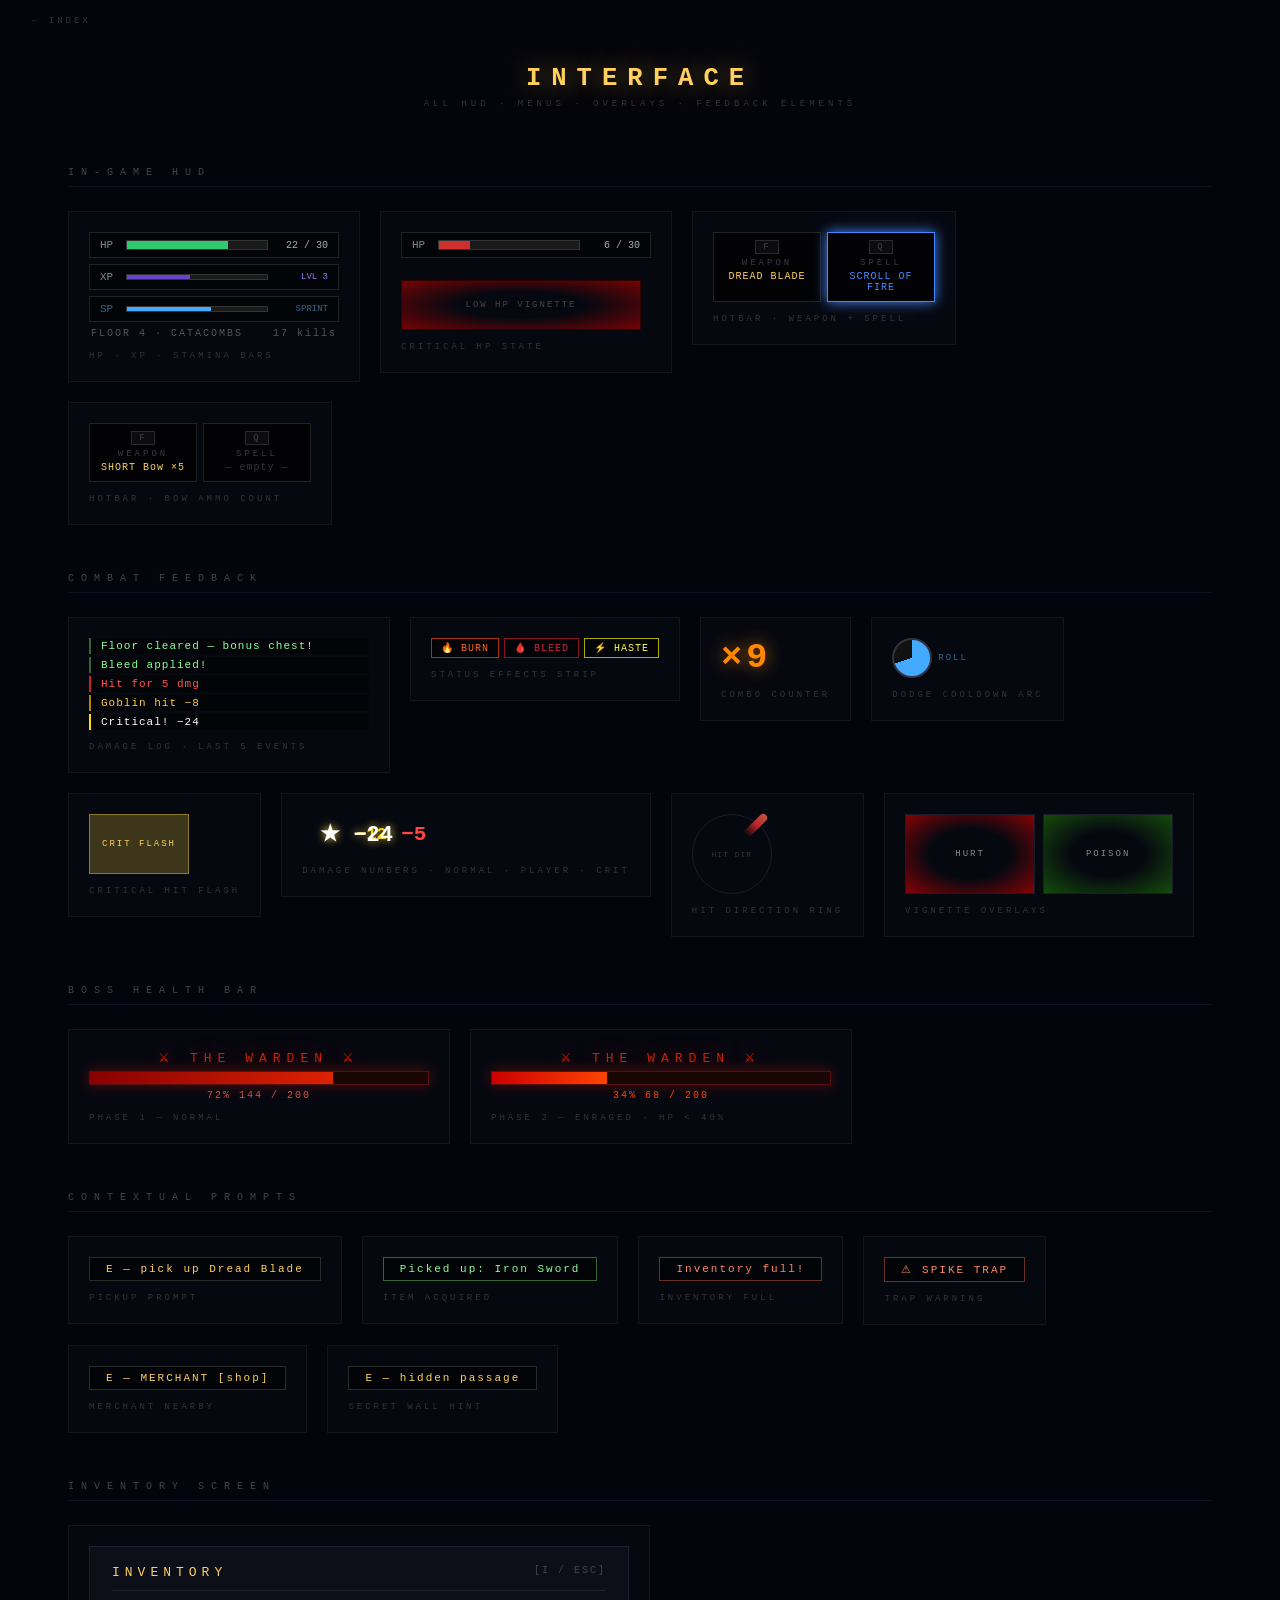
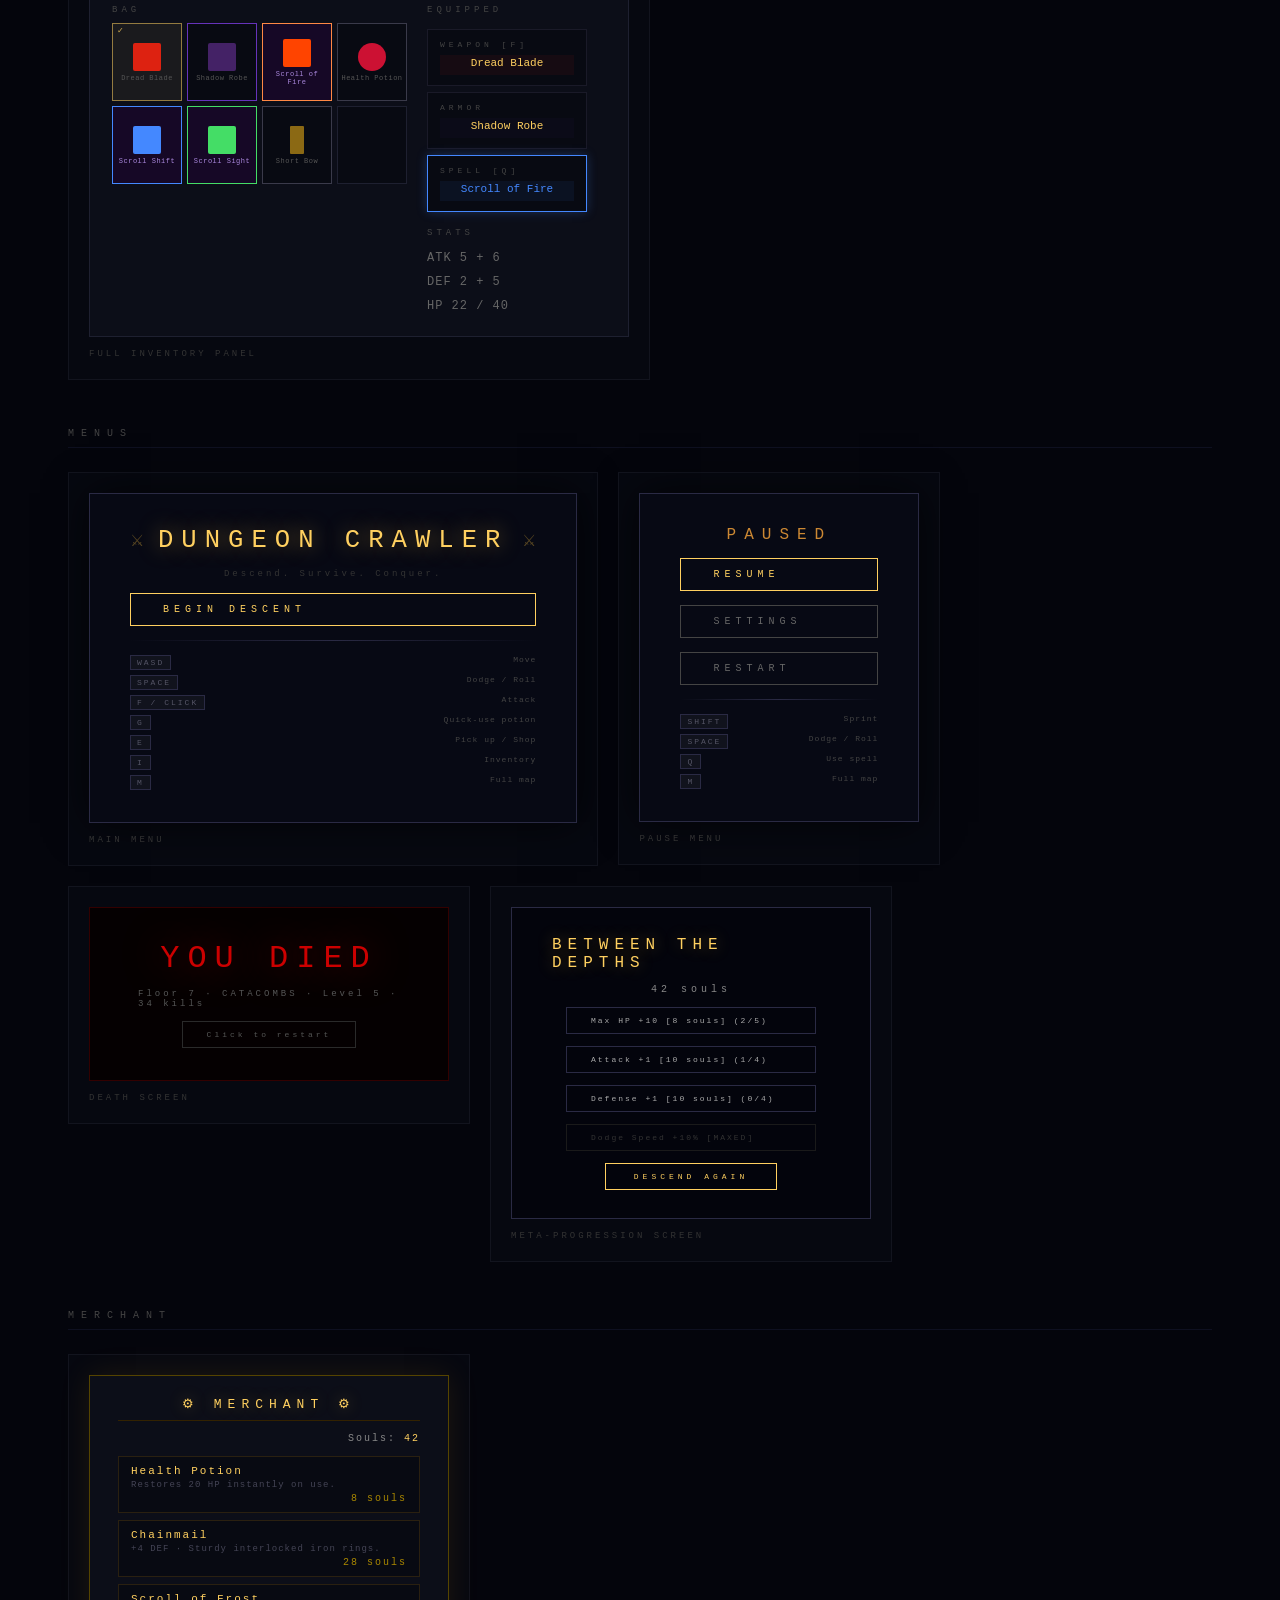
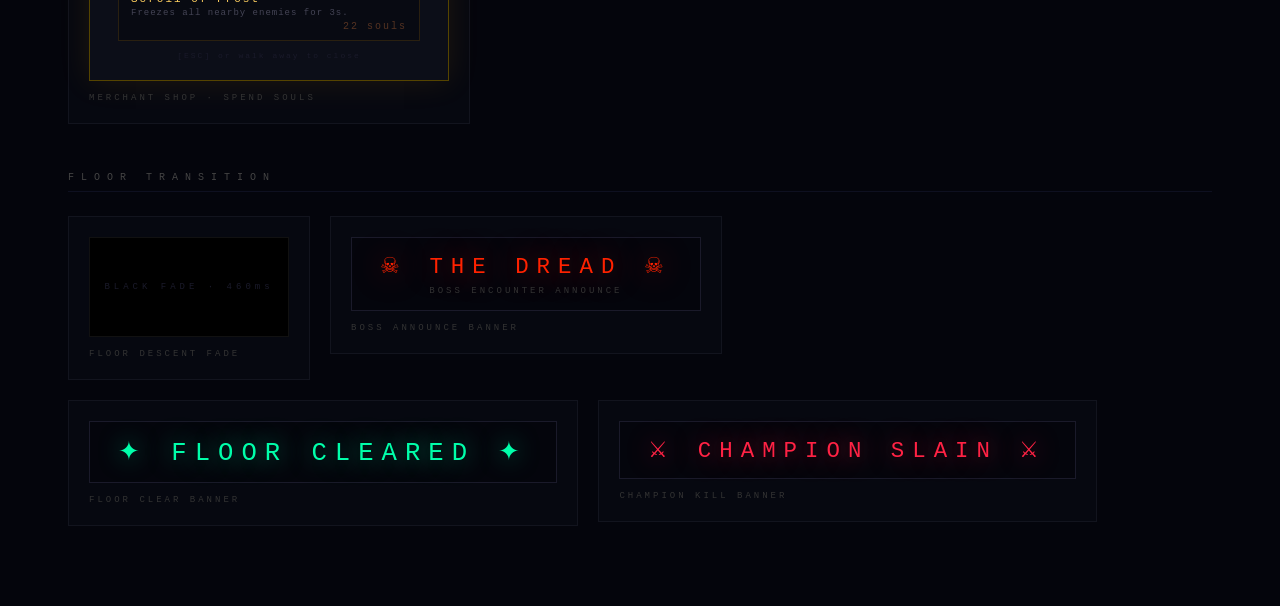
<file: preview/ui.html>
<!DOCTYPE html>
<html lang="en">
<head>
<meta charset="UTF-8">
<title>Dungeon Crawler — Interface</title>
<style>
/* ── Reset & base ──────────────────────────────────────────────────────────── */
*{margin:0;padding:0;box-sizing:border-box;}
body{background:#04050c;font-family:'Courier New',monospace;color:#ccc;padding:0 0 80px;}

/* ── Page chrome ───────────────────────────────────────────────────────────── */
#page-header{text-align:center;padding:36px 0 10px;}
#page-header h1{font-size:1.6rem;letter-spacing:10px;color:#ffd060;text-shadow:0 0 24px rgba(255,200,60,0.5);}
#page-header p{font-size:9px;letter-spacing:4px;color:#333;margin-top:6px;}
.back{display:inline-block;margin:16px 0 0 32px;font-size:9px;letter-spacing:3px;color:#333;text-decoration:none;}
.back:hover{color:#888;}

.page{max-width:1200px;margin:0 auto;padding:0 28px;}

/* ── Section headers ───────────────────────────────────────────────────────── */
.sec{margin-top:48px;}
.sec-title{font-size:10px;letter-spacing:7px;color:#444;text-transform:uppercase;
           padding-bottom:8px;border-bottom:1px solid #0e1020;margin-bottom:24px;}
.sec-row{display:flex;flex-wrap:wrap;gap:20px;align-items:flex-start;}

/* ── Preview box ───────────────────────────────────────────────────────────── */
.preview-box{background:#060810;border:1px solid #12141e;padding:20px;
             display:inline-flex;flex-direction:column;gap:8px;}
.preview-label{font-size:9px;letter-spacing:3px;color:#333;text-transform:uppercase;margin-top:4px;}

/* ════════════════════════════════════════════════════════════════════════════
   Game UI components (scoped — not fixed positioned)
   ═══════════════════════════════════════════════════════════════════════════ */

/* ── HUD bars ──────────────────────────────────────────────────────────────── */
.hud-panel{display:flex;flex-direction:column;gap:6px;width:250px;}
.bar-row{display:flex;align-items:center;gap:8px;background:rgba(0,0,0,0.5);padding:6px 10px;border:1px solid #222;}
.bar-label{font-size:11px;color:#888;width:18px;}
.bar-track{height:10px;background:#1a1a1a;border:1px solid #333;flex:1;}
.bar-fill{height:100%;}
.bar-text{font-size:10px;color:#aaa;width:52px;text-align:right;}
.bar-row.xp  .bar-track{height:6px;}
.bar-row.sp  .bar-track{height:6px;}
.hud-bottom{display:flex;justify-content:space-between;padding:0 2px;}
.hud-stat{font-size:10px;color:#555;letter-spacing:2px;}

/* ── Hotbar ────────────────────────────────────────────────────────────────── */
.hotbar{display:flex;gap:6px;}
.hb-slot{width:108px;padding:7px 10px 8px;background:rgba(0,0,0,0.75);
          border:1px solid #222;display:flex;flex-direction:column;align-items:center;gap:3px;text-align:center;}
.hb-slot.spell-active{border-color:#ff8844;box-shadow:0 0 12px #ff8844;}
.hb-slot.spell-active-blue{border-color:#4488ff;box-shadow:0 0 12px #4488ff;}
.hb-key{font-size:9px;letter-spacing:2px;color:#444;background:rgba(255,255,255,0.04);
        padding:1px 7px;border:1px solid #2a2a2a;margin-bottom:1px;}
.hb-type{font-size:9px;letter-spacing:3px;color:#3a3a4a;text-transform:uppercase;}
.hb-name{font-size:10px;color:#ffd060;letter-spacing:1px;}
.hb-name.spell{color:#4488ff;}
.hb-name.empty{color:#333;}

/* ── Status effects ────────────────────────────────────────────────────────── */
.status-strip{display:flex;gap:5px;}
.s-icon{font-family:'Courier New',monospace;font-size:10px;letter-spacing:1px;padding:3px 9px;
        border:1px solid #333;background:rgba(0,0,0,0.65);}
.s-icon.burn  {color:#ff6622;border-color:#aa3300;}
.s-icon.bleed {color:#cc2244;border-color:#881122;}
.s-icon.haste {color:#ffff44;border-color:#aaaa00;}

/* ── Boss bar ──────────────────────────────────────────────────────────────── */
.boss-bar-wrap{width:340px;display:flex;flex-direction:column;align-items:center;gap:5px;}
.boss-name-el{font-size:13px;letter-spacing:6px;color:#cc2200;text-shadow:0 0 18px rgba(200,30,0,0.7);}
.boss-track-el{width:100%;height:14px;background:#1a0505;border:1px solid #551111;box-shadow:0 0 14px rgba(200,30,0,0.4);}
.boss-fill-el{height:100%;background:linear-gradient(90deg,#880000,#dd2200);transition:width .2s;}
.boss-fill-el.enraged{background:linear-gradient(90deg,#cc0000,#ff4400);}
.boss-hp-el{font-size:10px;color:#cc5544;letter-spacing:2px;}

/* ── Damage log ────────────────────────────────────────────────────────────── */
.dmg-log{display:flex;flex-direction:column-reverse;gap:3px;width:280px;}
.dmg-entry{font-size:11px;letter-spacing:1px;padding:2px 10px;
           background:rgba(0,0,0,0.55);border-left:2px solid #333;white-space:nowrap;}
.dmg-entry.player-hit{color:#ff5555;border-color:#cc2222;}
.dmg-entry.enemy-hit {color:#ffcc44;border-color:#aa8800;}
.dmg-entry.critical  {color:#ffffff;border-color:#ffdd00;}
.dmg-entry.status-msg{color:#88ff99;border-color:#336633;}

/* ── Combo counter ─────────────────────────────────────────────────────────── */
.combo-demo{font-size:2.2rem;font-weight:bold;letter-spacing:4px;color:#ff8800;
            text-shadow:0 0 18px rgba(255,140,0,0.7);}

/* ── Dodge CD ──────────────────────────────────────────────────────────────── */
.dodge-demo{display:flex;align-items:center;gap:6px;}
.dodge-arc{width:40px;height:40px;border:2px solid #334;border-radius:50%;
           background:conic-gradient(#44aaff 70%,#111 0%);}
.dodge-lab{font-size:9px;letter-spacing:2px;color:#336688;}

/* ── Pickup prompt ─────────────────────────────────────────────────────────── */
.pickup-demo{padding:5px 16px;background:rgba(0,0,0,0.65);border:1px solid #2a2a2a;
             font-size:11px;letter-spacing:2px;color:#ffd060;}
.pickup-demo.warn{color:#ff8866;border-color:#663322;}
.pickup-demo.ok  {color:#88ff99;border-color:#336633;}

/* ── Hit direction ring ────────────────────────────────────────────────────── */
.hitdir-demo{width:80px;height:80px;border-radius:50%;border:1px solid #1a1a2a;
             position:relative;display:flex;align-items:center;justify-content:center;}
.hitdir-arr{position:absolute;width:8px;height:28px;border-radius:4px 4px 2px 2px;
            background:linear-gradient(to top,transparent,rgba(220,40,40,0.85),rgba(255,110,80,0.75));
            top:6px;left:calc(50% - 4px);}

/* ── Crit flash ────────────────────────────────────────────────────────────── */
.crit-demo{width:100px;height:60px;background:rgba(255,220,60,0.22);
           border:1px solid rgba(255,220,60,0.4);
           display:flex;align-items:center;justify-content:center;
           font-size:9px;letter-spacing:2px;color:#ffd060;}

/* ── Vignettes ─────────────────────────────────────────────────────────────── */
.vignette-demo{width:160px;height:100px;position:relative;
               border:1px solid #1a1a2a;overflow:hidden;
               display:flex;align-items:center;justify-content:center;}
.vignette-demo .label-in{font-size:9px;letter-spacing:2px;color:#888;z-index:1;position:relative;}
.vig-layer{position:absolute;inset:0;pointer-events:none;}
.vig-hurt {background:radial-gradient(ellipse at center,transparent 45%,rgba(200,0,0,0.65) 100%);}
.vig-low  {background:radial-gradient(ellipse at center,transparent 38%,rgba(160,0,0,0.72) 100%);}
.vig-poison{background:radial-gradient(ellipse at center,transparent 40%,rgba(30,120,10,0.60) 100%);}

/* ── Minimap ───────────────────────────────────────────────────────────────── */
.minimap-demo{position:relative;}
.minimap-demo canvas{border:1px solid #222;background:#06080f;display:block;}

/* ── Menus ─────────────────────────────────────────────────────────────────── */
.menu-card-demo{display:flex;flex-direction:column;align-items:center;gap:14px;
                background:rgba(8,10,20,0.96);border:1px solid #2a2a44;
                padding:32px 40px;min-width:280px;
                box-shadow:0 0 40px rgba(0,0,0,0.7);}
.mc-title{font-size:1.6rem;letter-spacing:8px;color:#ffd060;text-shadow:0 0 20px rgba(255,200,60,0.5);}
.mc-tag  {font-size:9px;letter-spacing:3px;color:#333;}
.mc-btn  {padding:10px 32px;background:none;border:1px solid #ffd060;color:#ffd060;
          font-family:'Courier New',monospace;font-size:10px;letter-spacing:5px;width:100%;}
.mc-btn.secondary{border-color:#444;color:#666;margin-top:0;}
.mc-divider{width:100%;height:1px;background:linear-gradient(90deg,transparent,#2a2a44,transparent);}
.ctrl-r{display:flex;justify-content:space-between;gap:24px;width:100%;}
.ctrl-k{font-size:8px;letter-spacing:2px;color:#556;background:rgba(255,255,255,0.04);
        padding:2px 6px;border:1px solid #2a2a44;}
.ctrl-d{font-size:8px;letter-spacing:1px;color:#444;}
.pause-title-el{font-size:1rem;letter-spacing:8px;color:#cc8833;}

/* ── Inventory ─────────────────────────────────────────────────────────────── */
.inv-preview{background:#0c0e18;border:1px solid #1e2030;padding:18px 22px;width:540px;}
.inv-hdr{display:flex;justify-content:space-between;font-size:13px;letter-spacing:5px;color:#ffd060;
         margin-bottom:14px;padding-bottom:10px;border-bottom:1px solid #1e2030;}
.inv-close-btn{font-size:10px;color:#444;letter-spacing:2px;}
.inv-body{display:flex;gap:20px;}
.inv-lbl{font-size:9px;letter-spacing:4px;color:#444;margin-bottom:8px;text-transform:uppercase;}
.inv-cells{display:grid;grid-template-columns:repeat(4,70px);gap:5px;}
.inv-cell{width:70px;height:78px;border:1px solid #1e2030;background:#080a12;
          display:flex;flex-direction:column;align-items:center;justify-content:center;gap:3px;position:relative;}
.inv-cell.occupied{border-color:#3a3a4a;}
.inv-cell.scroll-cell{border-color:#ff8844;background:rgba(24,8,40,0.9);}
.inv-cell.equipped{background:rgba(255,208,96,0.06);border-color:#ffd06088;}
.inv-cell-dot{width:28px;height:28px;border-radius:2px;}
.inv-cell-name{font-size:7px;color:#555;letter-spacing:0.5px;text-align:center;max-width:62px;}
.inv-eq-badge{position:absolute;top:2px;left:4px;font-size:8px;color:#ffd060;opacity:0.75;}
.inv-sidebar{width:160px;display:flex;flex-direction:column;gap:6px;}
.equip-slot-demo{border:1px solid #1a1a28;background:#080a12;padding:10px 12px;}
.equip-slot-demo.spell-active{border-color:#4488ff;box-shadow:0 0 10px #4488ff44;}
.es-lbl{font-size:8px;letter-spacing:4px;color:#444;margin-bottom:6px;text-transform:uppercase;}
.es-item{font-size:11px;min-height:20px;padding:2px 5px;text-align:center;}
.inv-stat-line{font-size:12px;color:#666;letter-spacing:1px;line-height:2.0;}

/* ── Death / Meta screens ──────────────────────────────────────────────────── */
.death-demo{background:rgba(6,0,0,0.96);border:1px solid #330000;
            display:flex;flex-direction:column;align-items:center;justify-content:center;
            gap:12px;padding:32px 48px;width:360px;}
.death-title{font-size:2rem;letter-spacing:8px;color:#cc0000;text-shadow:0 0 40px rgba(200,0,0,0.7);}
.death-st{font-size:9px;color:#555;letter-spacing:3px;}
.death-btn{padding:8px 24px;background:none;border:1px solid #2a2a2a;color:#555;
           font-family:'Courier New',monospace;font-size:8px;letter-spacing:3px;}

.meta-demo{background:rgba(4,5,12,0.97);border:1px solid #2a2a44;
           display:flex;flex-direction:column;align-items:center;gap:12px;padding:28px 40px;width:360px;}
.meta-h2{font-size:1rem;letter-spacing:6px;color:#ffd060;text-shadow:0 0 16px rgba(255,200,60,0.4);}
.meta-souls{font-size:10px;letter-spacing:4px;color:#888;}
.upgrade-btn-demo{padding:8px 24px;background:none;border:1px solid #2a2a44;color:#aaa;
                  font-family:'Courier New',monospace;font-size:8px;letter-spacing:2px;width:250px;text-align:left;}
.upgrade-btn-demo.maxed{border-color:#1a1a1a;color:#333;}
.meta-continue-btn{padding:8px 28px;background:none;border:1px solid #ffd060;color:#ffd060;
                   font-family:'Courier New',monospace;font-size:8px;letter-spacing:4px;}

/* ── Merchant ──────────────────────────────────────────────────────────────── */
.merchant-demo{background:#0c0e18;border:1px solid #554400;padding:20px 28px;
               width:360px;box-shadow:0 0 30px rgba(255,170,0,0.1);}
.merch-hdr{font-size:13px;letter-spacing:6px;color:#ffd060;text-align:center;
           margin-bottom:12px;padding-bottom:8px;border-bottom:1px solid #332200;
           text-shadow:0 0 16px rgba(255,200,60,0.4);}
.merch-souls{font-size:10px;letter-spacing:2px;color:#888;text-align:right;margin-bottom:12px;}
.merch-btn{width:100%;padding:8px 12px;margin-bottom:7px;background:#080a12;
           border:1px solid #2a2010;display:flex;flex-direction:column;gap:3px;}
.merch-name{font-size:11px;color:#ffd060;letter-spacing:2px;}
.merch-desc{font-size:9px;color:#445;letter-spacing:1px;}
.merch-cost{font-size:10px;color:#aa8800;letter-spacing:2px;align-self:flex-end;}
.merch-hint{font-size:8px;color:#1a1a2a;letter-spacing:2px;text-align:center;margin-top:10px;}

/* ── Floor transition ──────────────────────────────────────────────────────── */
.transition-demo{width:200px;height:100px;background:#000;border:1px solid #111;
                 display:flex;align-items:center;justify-content:center;}
.transition-demo span{font-size:9px;letter-spacing:4px;color:#1a1a2a;}
</style>
</head>
<body>
<a class="back" href="index.html">← INDEX</a>
<div id="page-header">
  <h1>INTERFACE</h1>
  <p>ALL HUD · MENUS · OVERLAYS · FEEDBACK ELEMENTS</p>
</div>

<div class="page">

<!-- ── 1. HUD ─────────────────────────────────────────────────────────────── -->
<div class="sec">
  <div class="sec-title">IN-GAME HUD</div>
  <div class="sec-row">

    <div class="preview-box">
      <div class="hud-panel">
        <div class="bar-row">
          <span class="bar-label">HP</span>
          <div class="bar-track"><div class="bar-fill" style="width:72%;background:#2ec86e;"></div></div>
          <span class="bar-text">22 / 30</span>
        </div>
        <div class="bar-row xp">
          <span class="bar-label">XP</span>
          <div class="bar-track"><div class="bar-fill" style="width:45%;background:#6644cc;"></div></div>
          <span class="bar-text" style="font-size:9px;color:#9977ee;">LVL 3</span>
        </div>
        <div class="bar-row sp">
          <span class="bar-label" style="color:#336688;">SP</span>
          <div class="bar-track"><div class="bar-fill" style="width:60%;background:#44aaff;"></div></div>
          <span class="bar-text" style="font-size:9px;color:#336688;">SPRINT</span>
        </div>
        <div class="hud-bottom">
          <span class="hud-stat">FLOOR 4 · CATACOMBS</span>
          <span class="hud-stat">17 kills</span>
        </div>
      </div>
      <div class="preview-label">HP · XP · STAMINA BARS</div>
    </div>

    <div class="preview-box">
      <div class="hud-panel">
        <div class="bar-row">
          <span class="bar-label">HP</span>
          <div class="bar-track"><div class="bar-fill" style="width:22%;background:#d03030;animation:none;"></div></div>
          <span class="bar-text">6 / 30</span>
        </div>
      </div>
      <div style="height:6px;"></div>
      <div style="width:240px;height:50px;background:radial-gradient(ellipse at center,transparent 38%,rgba(160,0,0,0.72) 100%);border:1px solid #330000;display:flex;align-items:center;justify-content:center;">
        <span style="font-size:9px;letter-spacing:2px;color:#444;">LOW HP VIGNETTE</span>
      </div>
      <div class="preview-label">CRITICAL HP STATE</div>
    </div>

    <div class="preview-box">
      <div class="hotbar">
        <div class="hb-slot">
          <div class="hb-key">F</div>
          <div class="hb-type">WEAPON</div>
          <div class="hb-name">DREAD BLADE</div>
        </div>
        <div class="hb-slot spell-active-blue">
          <div class="hb-key">Q</div>
          <div class="hb-type">SPELL</div>
          <div class="hb-name spell">SCROLL OF FIRE</div>
        </div>
      </div>
      <div class="preview-label">HOTBAR · WEAPON + SPELL</div>
    </div>

    <div class="preview-box">
      <div class="hotbar">
        <div class="hb-slot">
          <div class="hb-key">F</div>
          <div class="hb-type">WEAPON</div>
          <div class="hb-name">SHORT Bow  ×5</div>
        </div>
        <div class="hb-slot">
          <div class="hb-key">Q</div>
          <div class="hb-type">SPELL</div>
          <div class="hb-name empty">— empty —</div>
        </div>
      </div>
      <div class="preview-label">HOTBAR · BOW AMMO COUNT</div>
    </div>
  </div>
</div>

<!-- ── 2. Combat Feedback ─────────────────────────────────────────────────── -->
<div class="sec">
  <div class="sec-title">COMBAT FEEDBACK</div>
  <div class="sec-row">

    <div class="preview-box">
      <div class="dmg-log">
        <div class="dmg-entry critical">Critical! −24</div>
        <div class="dmg-entry enemy-hit">Goblin hit −8</div>
        <div class="dmg-entry player-hit">Hit for 5 dmg</div>
        <div class="dmg-entry status-msg">Bleed applied!</div>
        <div class="dmg-entry status-msg">Floor cleared — bonus chest!</div>
      </div>
      <div class="preview-label">DAMAGE LOG · LAST 5 EVENTS</div>
    </div>

    <div class="preview-box">
      <div class="status-strip">
        <div class="s-icon burn">🔥 BURN</div>
        <div class="s-icon bleed">🩸 BLEED</div>
        <div class="s-icon haste">⚡ HASTE</div>
      </div>
      <div class="preview-label">STATUS EFFECTS STRIP</div>
    </div>

    <div class="preview-box">
      <div class="combo-demo">×9</div>
      <div class="preview-label">COMBO COUNTER</div>
    </div>

    <div class="preview-box">
      <div class="dodge-demo">
        <div class="dodge-arc"></div>
        <div class="dodge-lab">ROLL</div>
      </div>
      <div class="preview-label">DODGE COOLDOWN ARC</div>
    </div>

    <div class="preview-box">
      <div class="crit-demo">CRIT FLASH</div>
      <div class="preview-label">CRITICAL HIT FLASH</div>
    </div>

    <div class="preview-box">
      <div style="position:relative;width:180px;height:40px;display:flex;align-items:center;">
        <div style="position:absolute;left:30%;color:#ffcc00;font-size:17px;font-weight:bold;font-family:'Courier New',monospace;text-shadow:1px 1px 3px rgba(0,0,0,0.9);">−12</div>
        <div style="position:absolute;left:55%;color:#ff4444;font-size:21px;font-weight:bold;font-family:'Courier New',monospace;">−5</div>
        <div style="position:absolute;left:10%;color:#ffffff;font-size:22px;font-weight:bold;font-family:'Courier New',monospace;text-shadow:0 0 8px rgba(255,220,60,0.9);">★ −24</div>
      </div>
      <div class="preview-label">DAMAGE NUMBERS · NORMAL · PLAYER · CRIT</div>
    </div>

    <div class="preview-box">
      <div class="hitdir-demo">
        <div class="hitdir-arr" style="transform-origin:50% 100%;transform:rotate(45deg) translateY(-20px);"></div>
        <span style="font-size:8px;color:#333;letter-spacing:1px;">HIT DIR</span>
      </div>
      <div class="preview-label">HIT DIRECTION RING</div>
    </div>

    <div class="preview-box">
      <div style="display:flex;gap:8px;">
        <div class="vignette-demo" style="width:130px;height:80px;">
          <div class="vig-layer vig-hurt"></div>
          <span class="label-in">HURT</span>
        </div>
        <div class="vignette-demo" style="width:130px;height:80px;">
          <div class="vig-layer vig-poison"></div>
          <span class="label-in">POISON</span>
        </div>
      </div>
      <div class="preview-label">VIGNETTE OVERLAYS</div>
    </div>
  </div>
</div>

<!-- ── 3. Boss Bar ────────────────────────────────────────────────────────── -->
<div class="sec">
  <div class="sec-title">BOSS HEALTH BAR</div>
  <div class="sec-row">
    <div class="preview-box">
      <div class="boss-bar-wrap">
        <div class="boss-name-el">⚔ THE WARDEN ⚔</div>
        <div class="boss-track-el"><div class="boss-fill-el" style="width:72%;"></div></div>
        <div class="boss-hp-el">72%  144 / 200</div>
      </div>
      <div class="preview-label">PHASE 1 — NORMAL</div>
    </div>
    <div class="preview-box">
      <div class="boss-bar-wrap">
        <div class="boss-name-el">⚔ THE WARDEN ⚔</div>
        <div class="boss-track-el"><div class="boss-fill-el enraged" style="width:34%;"></div></div>
        <div class="boss-hp-el" style="color:#ff4400;">34%  68 / 200</div>
      </div>
      <div class="preview-label">PHASE 2 — ENRAGED · HP &lt; 40%</div>
    </div>
  </div>
</div>

<!-- ── 4. Prompts ─────────────────────────────────────────────────────────── -->
<div class="sec">
  <div class="sec-title">CONTEXTUAL PROMPTS</div>
  <div class="sec-row">
    <div class="preview-box">
      <div class="pickup-demo">E — pick up  Dread Blade</div>
      <div class="preview-label">PICKUP PROMPT</div>
    </div>
    <div class="preview-box">
      <div class="pickup-demo ok">Picked up: Iron Sword</div>
      <div class="preview-label">ITEM ACQUIRED</div>
    </div>
    <div class="preview-box">
      <div class="pickup-demo warn">Inventory full!</div>
      <div class="preview-label">INVENTORY FULL</div>
    </div>
    <div class="preview-box">
      <div class="pickup-demo warn">⚠  SPIKE TRAP</div>
      <div class="preview-label">TRAP WARNING</div>
    </div>
    <div class="preview-box">
      <div class="pickup-demo">E — MERCHANT  [shop]</div>
      <div class="preview-label">MERCHANT NEARBY</div>
    </div>
    <div class="preview-box">
      <div class="pickup-demo">E — hidden passage</div>
      <div class="preview-label">SECRET WALL HINT</div>
    </div>
  </div>
</div>

<!-- ── 5. Inventory ───────────────────────────────────────────────────────── -->
<div class="sec">
  <div class="sec-title">INVENTORY SCREEN</div>
  <div class="sec-row">
    <div class="preview-box">
      <div class="inv-preview">
        <div class="inv-hdr">
          <span>INVENTORY</span>
          <span class="inv-close-btn">[I / ESC]</span>
        </div>
        <div class="inv-body">
          <div>
            <div class="inv-lbl">BAG</div>
            <div class="inv-cells">
              <div class="inv-cell equipped" style="border-color:#ffd06088;background:rgba(255,208,96,0.06);">
                <div class="inv-eq-badge">✓</div>
                <div class="inv-cell-dot" style="background:#dd2211;border-radius:2px;"></div>
                <div class="inv-cell-name">Dread Blade</div>
              </div>
              <div class="inv-cell occupied" style="border-color:#6633bb;">
                <div class="inv-cell-dot" style="background:#442266;border-radius:2px;"></div>
                <div class="inv-cell-name">Shadow Robe</div>
              </div>
              <div class="inv-cell scroll-cell">
                <div class="inv-cell-dot" style="background:#ff4400;border-radius:2px;"></div>
                <div class="inv-cell-name" style="color:#aa88dd;">Scroll of Fire</div>
              </div>
              <div class="inv-cell occupied" style="border-color:#3a3a4a;">
                <div class="inv-cell-dot" style="background:#cc1133;border-radius:50%;"></div>
                <div class="inv-cell-name">Health Potion</div>
              </div>
              <div class="inv-cell scroll-cell" style="border-color:#4488ff;">
                <div class="inv-cell-dot" style="background:#4488ff;border-radius:2px;"></div>
                <div class="inv-cell-name" style="color:#aa88dd;">Scroll Shift</div>
              </div>
              <div class="inv-cell scroll-cell" style="border-color:#44dd66;">
                <div class="inv-cell-dot" style="background:#44dd66;border-radius:2px;"></div>
                <div class="inv-cell-name" style="color:#aa88dd;">Scroll Sight</div>
              </div>
              <div class="inv-cell occupied" style="border-color:#3a3a4a;">
                <div class="inv-cell-dot" style="background:#8B6914;width:14px;height:28px;border-radius:1px;"></div>
                <div class="inv-cell-name">Short Bow</div>
              </div>
              <div class="inv-cell"></div>
            </div>
          </div>
          <div class="inv-sidebar">
            <div class="inv-lbl">EQUIPPED</div>
            <div class="equip-slot-demo">
              <div class="es-lbl">WEAPON [F]</div>
              <div class="es-item" style="color:#ffd060;background:#dd221111;">Dread Blade</div>
            </div>
            <div class="equip-slot-demo">
              <div class="es-lbl">ARMOR</div>
              <div class="es-item" style="color:#ffd060;background:#44226611;">Shadow Robe</div>
            </div>
            <div class="equip-slot-demo spell-active">
              <div class="es-lbl">SPELL [Q]</div>
              <div class="es-item" style="color:#4488ff;background:#4488ff11;">Scroll of Fire</div>
            </div>
            <div style="margin-top:10px;">
              <div class="inv-lbl">STATS</div>
              <div class="inv-stat-line">ATK  5 + 6</div>
              <div class="inv-stat-line">DEF  2 + 5</div>
              <div class="inv-stat-line">HP   22 / 40</div>
            </div>
          </div>
        </div>
      </div>
      <div class="preview-label">FULL INVENTORY PANEL</div>
    </div>
  </div>
</div>

<!-- ── 6. Menus ───────────────────────────────────────────────────────────── -->
<div class="sec">
  <div class="sec-title">MENUS</div>
  <div class="sec-row">

    <div class="preview-box">
      <div class="menu-card-demo">
        <div style="display:flex;gap:14px;align-items:center;">
          <span style="color:#554422;">⚔</span>
          <div class="mc-title">DUNGEON CRAWLER</div>
          <span style="color:#554422;">⚔</span>
        </div>
        <div class="mc-tag">Descend. Survive. Conquer.</div>
        <div class="mc-btn">BEGIN DESCENT</div>
        <div class="mc-divider"></div>
        <div style="display:flex;flex-direction:column;gap:5px;width:100%;">
          <div class="ctrl-r"><span class="ctrl-k">WASD</span><span class="ctrl-d">Move</span></div>
          <div class="ctrl-r"><span class="ctrl-k">SPACE</span><span class="ctrl-d">Dodge / Roll</span></div>
          <div class="ctrl-r"><span class="ctrl-k">F / CLICK</span><span class="ctrl-d">Attack</span></div>
          <div class="ctrl-r"><span class="ctrl-k">G</span><span class="ctrl-d">Quick-use potion</span></div>
          <div class="ctrl-r"><span class="ctrl-k">E</span><span class="ctrl-d">Pick up / Shop</span></div>
          <div class="ctrl-r"><span class="ctrl-k">I</span><span class="ctrl-d">Inventory</span></div>
          <div class="ctrl-r"><span class="ctrl-k">M</span><span class="ctrl-d">Full map</span></div>
        </div>
      </div>
      <div class="preview-label">MAIN MENU</div>
    </div>

    <div class="preview-box">
      <div class="menu-card-demo">
        <div class="pause-title-el">PAUSED</div>
        <div class="mc-btn">RESUME</div>
        <div class="mc-btn secondary">SETTINGS</div>
        <div class="mc-btn secondary">RESTART</div>
        <div class="mc-divider"></div>
        <div style="display:flex;flex-direction:column;gap:5px;width:100%;">
          <div class="ctrl-r"><span class="ctrl-k">SHIFT</span><span class="ctrl-d">Sprint</span></div>
          <div class="ctrl-r"><span class="ctrl-k">SPACE</span><span class="ctrl-d">Dodge / Roll</span></div>
          <div class="ctrl-r"><span class="ctrl-k">Q</span><span class="ctrl-d">Use spell</span></div>
          <div class="ctrl-r"><span class="ctrl-k">M</span><span class="ctrl-d">Full map</span></div>
        </div>
      </div>
      <div class="preview-label">PAUSE MENU</div>
    </div>

    <div class="preview-box">
      <div class="death-demo">
        <div class="death-title">YOU DIED</div>
        <div class="death-st">Floor 7 · CATACOMBS · Level 5 · 34 kills</div>
        <div class="death-btn">Click to restart</div>
      </div>
      <div class="preview-label">DEATH SCREEN</div>
    </div>

    <div class="preview-box">
      <div class="meta-demo">
        <div class="meta-h2">BETWEEN THE DEPTHS</div>
        <div class="meta-souls">42 souls</div>
        <div class="upgrade-btn-demo">Max HP +10  [8 souls]  (2/5)</div>
        <div class="upgrade-btn-demo">Attack +1   [10 souls] (1/4)</div>
        <div class="upgrade-btn-demo">Defense +1  [10 souls] (0/4)</div>
        <div class="upgrade-btn-demo maxed">Dodge Speed +10%  [MAXED]</div>
        <div class="meta-continue-btn">DESCEND AGAIN</div>
      </div>
      <div class="preview-label">META-PROGRESSION SCREEN</div>
    </div>

  </div>
</div>

<!-- ── 7. Merchant ────────────────────────────────────────────────────────── -->
<div class="sec">
  <div class="sec-title">MERCHANT</div>
  <div class="sec-row">
    <div class="preview-box">
      <div class="merchant-demo">
        <div class="merch-hdr">⚙ MERCHANT ⚙</div>
        <div class="merch-souls">Souls: <span style="color:#ffd060;">42</span></div>
        <div class="merch-btn">
          <span class="merch-name">Health Potion</span>
          <span class="merch-desc">Restores 20 HP instantly on use.</span>
          <span class="merch-cost">8 souls</span>
        </div>
        <div class="merch-btn">
          <span class="merch-name">Chainmail</span>
          <span class="merch-desc">+4 DEF · Sturdy interlocked iron rings.</span>
          <span class="merch-cost">28 souls</span>
        </div>
        <div class="merch-btn">
          <span class="merch-name">Scroll of Frost</span>
          <span class="merch-desc">Freezes all nearby enemies for 3s.</span>
          <span class="merch-cost" style="color:#553322;">22 souls</span>
        </div>
        <div class="merch-hint">[ESC] or walk away to close</div>
      </div>
      <div class="preview-label">MERCHANT SHOP · SPEND SOULS</div>
    </div>
  </div>
</div>

<!-- ── 8. Floor Transition ────────────────────────────────────────────────── -->
<div class="sec">
  <div class="sec-title">FLOOR TRANSITION</div>
  <div class="sec-row">
    <div class="preview-box">
      <div class="transition-demo"><span>BLACK FADE · 460ms</span></div>
      <div class="preview-label">FLOOR DESCENT FADE</div>
    </div>
    <div class="preview-box">
      <div style="background:#04050c;border:1px solid #1a1a2a;padding:14px 28px;
                  display:flex;flex-direction:column;align-items:center;gap:6px;">
        <div style="font-size:1.4rem;letter-spacing:8px;color:#ff2200;text-shadow:0 0 30px rgba(200,30,0,0.8);">☠ THE DREAD ☠</div>
        <div style="font-size:9px;letter-spacing:3px;color:#333;">BOSS ENCOUNTER ANNOUNCE</div>
      </div>
      <div class="preview-label">BOSS ANNOUNCE BANNER</div>
    </div>
    <div class="preview-box">
      <div style="background:#04050c;border:1px solid #1a1a2a;padding:14px 28px;
                  display:flex;flex-direction:column;align-items:center;gap:6px;">
        <div style="font-size:1.6rem;letter-spacing:8px;color:#00ffaa;text-shadow:0 0 24px rgba(0,255,170,0.6);">✦  FLOOR CLEARED  ✦</div>
      </div>
      <div class="preview-label">FLOOR CLEAR BANNER</div>
    </div>
    <div class="preview-box">
      <div style="background:#04050c;border:1px solid #1a1a2a;padding:14px 28px;
                  display:flex;flex-direction:column;align-items:center;gap:6px;">
        <div style="font-size:1.4rem;letter-spacing:8px;color:#ff2244;text-shadow:0 0 24px rgba(255,30,60,0.7);">⚔  CHAMPION SLAIN  ⚔</div>
      </div>
      <div class="preview-label">CHAMPION KILL BANNER</div>
    </div>
  </div>
</div>

</div><!-- .page -->
</body>
</html>
</file>
